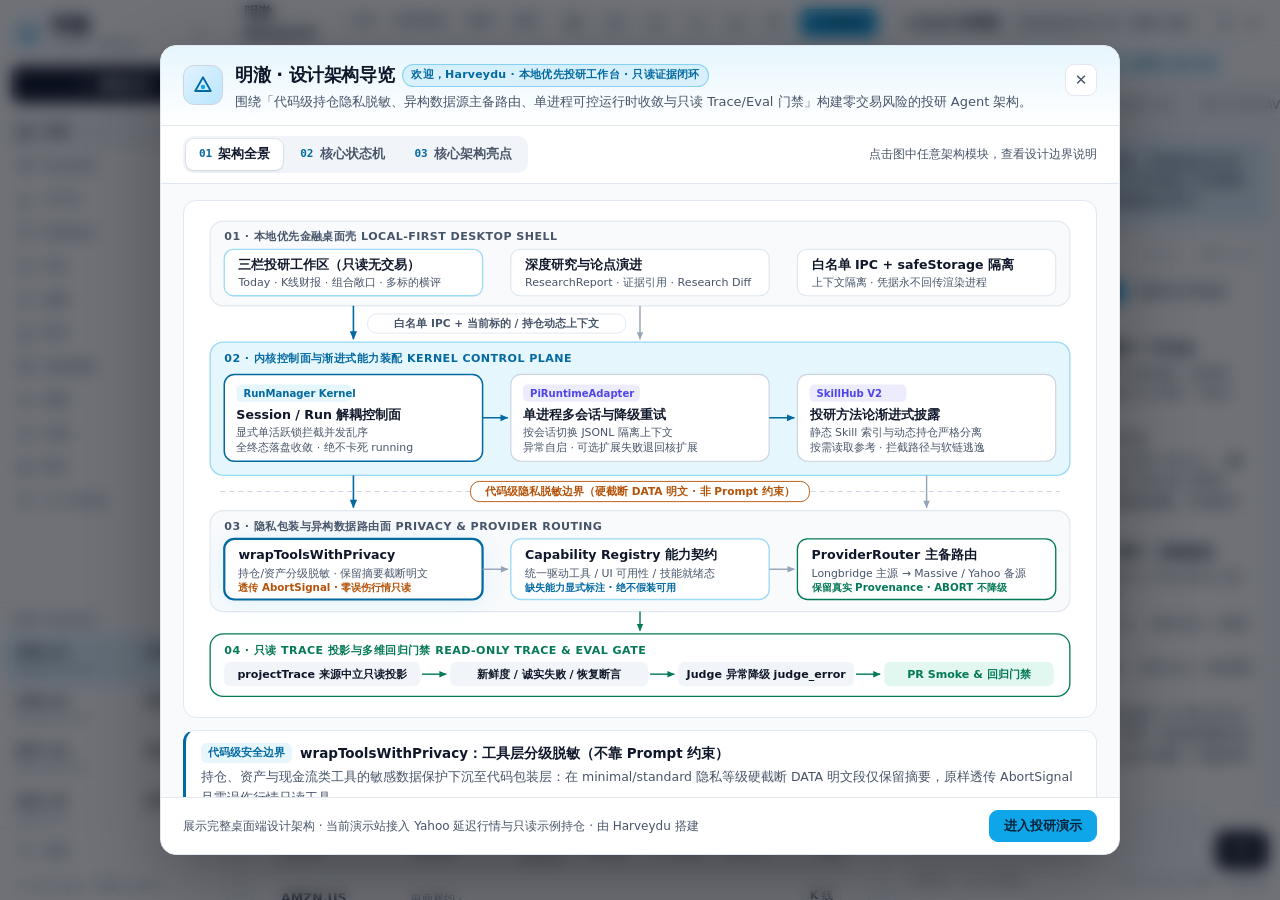
<file: public/index.html>
<!doctype html>
<html lang="zh-CN">
<head>
  <meta charset="utf-8" />
  <meta name="viewport" content="width=device-width, initial-scale=1, viewport-fit=cover" />
  <meta name="description" content="明澈 · Limpid 多源投研 Agent 工作台（Harveydu）— 面向股票投资研究的静态交互演示：自选行情、K 线、投资组合、深度研究、投资逻辑与 Agent 副驾驶。" />
  <title>明澈 · Limpid 多源投研 Agent 工作台</title>
  <link rel="icon" type="image/svg+xml" href="data:image/svg+xml,%3Csvg xmlns='http://www.w3.org/2000/svg' viewBox='0 0 32 32'%3E%3Crect width='32' height='32' rx='9' fill='%230ea5e9'/%3E%3Cpath d='M16 6.5 25.5 24.5H6.5Z' fill='none' stroke='%23f0f9ff' stroke-width='2.4' stroke-linejoin='round'/%3E%3Ccircle cx='16' cy='19' r='2.6' fill='%23f0f9ff'/%3E%3C/svg%3E" />
  <link rel="stylesheet" href="styles.css" />
</head>
<body>
  <div id="app"></div>
  <script src="data.js"></script>
  <script src="views.js"></script>
  <script src="app.js"></script>
  <script src="arch-modal.js"></script>
</body>
</html>
</file>
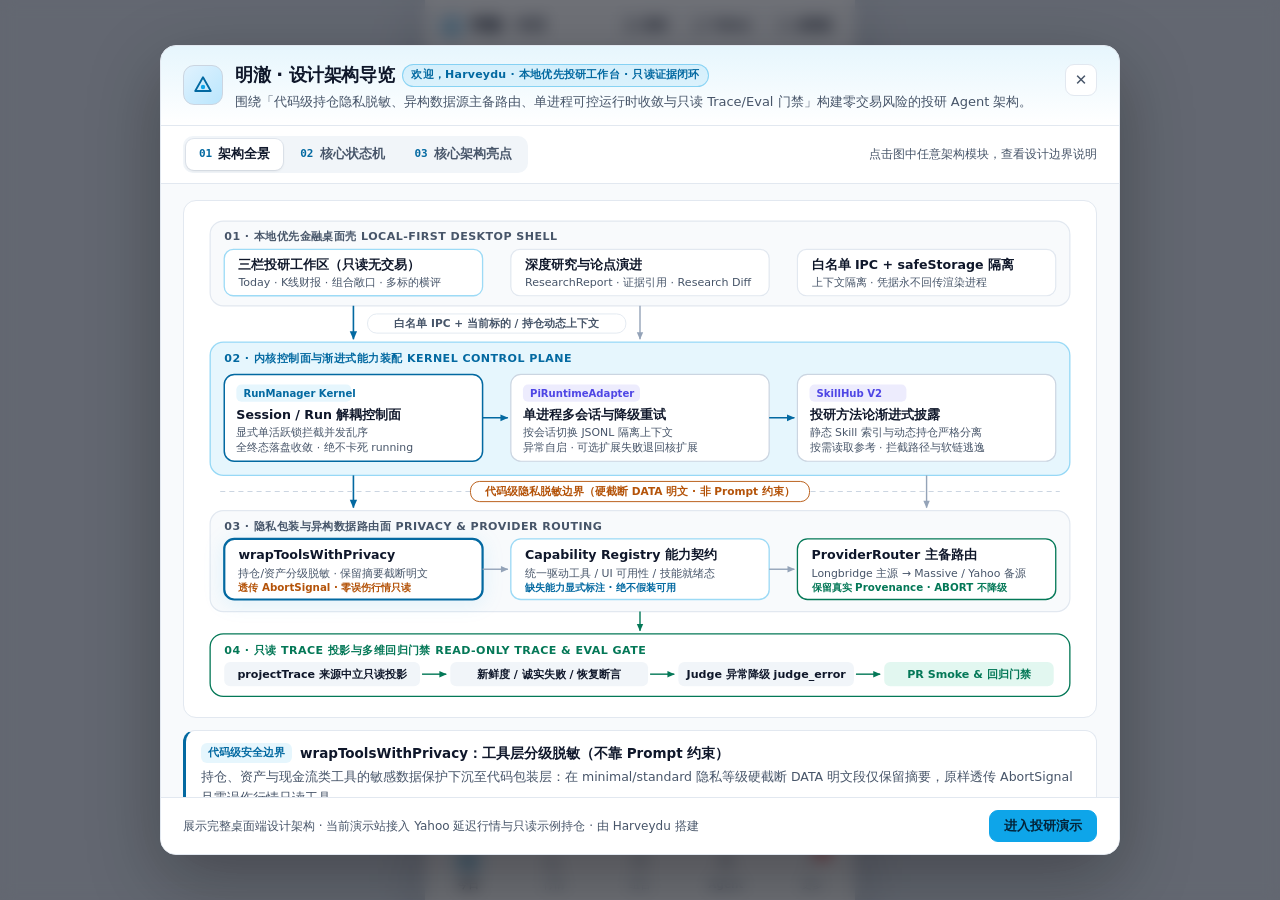
<file: public/mobile.html>
<!doctype html>
<html lang="zh-CN">
<head>
  <meta charset="utf-8" />
  <meta name="viewport" content="width=device-width, initial-scale=1, maximum-scale=1, viewport-fit=cover, interactive-widget=resizes-content" />
  <meta name="apple-mobile-web-app-capable" content="yes" />
  <meta name="description" content="明澈 · Limpid 多源投研 Agent 工作台（Harveydu）移动端 — 覆盖今日总览、K 线行情、投资组合敞口诊断、深度研究与 Agent 副驾驶。" />
  <title>明澈 · Limpid 移动端投研工作台</title>
  <link rel="icon" type="image/svg+xml" href="data:image/svg+xml,%3Csvg xmlns='http://www.w3.org/2000/svg' viewBox='0 0 32 32'%3E%3Crect width='32' height='32' rx='9' fill='%230ea5e9'/%3E%3Cpath d='M16 6.5 25.5 24.5H6.5Z' fill='none' stroke='%23f0f9ff' stroke-width='2.4' stroke-linejoin='round'/%3E%3Ccircle cx='16' cy='19' r='2.6' fill='%23f0f9ff'/%3E%3C/svg%3E" />
  <link rel="stylesheet" href="mobile.css" />
</head>
<body>
  <div id="mobile-app"></div>
  <script src="data.js"></script>
  <script src="views.js"></script>
  <script src="mobile.js"></script>
  <script src="arch-modal.js"></script>
</body>
</html>
</file>
<file: public/styles.css>
/* 明澈 Static Demo — Quiet Financial Workspace V2 */
:root {
  --font-sans: "Inter", -apple-system, BlinkMacSystemFont, "PingFang SC", "Hiragino Sans GB", "Noto Sans CJK SC", "Microsoft YaHei", system-ui, sans-serif;
  --font-display: "Geist", "Inter", -apple-system, "PingFang SC", system-ui, sans-serif;
  --font-mono: "JetBrains Mono", "SF Mono", ui-monospace, Menlo, Monaco, Consolas, monospace;

  --bg: #f8fafc;
  --surface: #ffffff;
  --surface-muted: #f2f4f6;
  --surface-hover: #e9eef6;
  --sidebar: #ffffff;
  --copilot: #f6f8fb;
  --overlay: rgba(15, 23, 42, 0.38);

  --text: #0f172a;
  --text-muted: #475569;
  --text-subtle: #76808f;
  --border: #e2e8f0;
  --border-strong: #cbd5e1;

  --primary: #0f172a;
  --primary-hover: #1e293b;
  --primary-fg: #ffffff;

  --accent: #0ea5e9;
  --accent-hover: #38bdf8;
  --accent-fg: #03243a;
  --accent-soft: rgba(14, 165, 233, 0.12);
  --accent-text: #0369a1;

  --positive: #10b981;
  --positive-bg: rgba(16, 185, 129, 0.11);
  --positive-fg: #047857;

  --negative: #ef4444;
  --negative-bg: rgba(239, 68, 68, 0.11);
  --negative-fg: #b91c1c;

  --warning: #b45309;
  --warning-bg: rgba(180, 83, 9, 0.11);
  --warning-fg: #92400e;

  --info: #0ea5e9;
  --info-bg: rgba(14, 165, 233, 0.11);
  --info-fg: #0369a1;

  --radius-xs: 6px;
  --radius-sm: 8px;
  --radius-md: 12px;
  --radius-lg: 14px;
  --shadow-sm: 0 1px 2px rgba(15, 23, 42, 0.04);
  --shadow-md: 0 10px 30px rgba(15, 23, 42, 0.09);
}

[data-theme="dark"] {
  --bg: #0b0d12;
  --surface: #12161d;
  --surface-muted: #0f131a;
  --surface-hover: #1b2430;
  --sidebar: #0e1218;
  --copilot: #0d1117;
  --overlay: rgba(0, 0, 0, 0.62);

  --text: #f3f6fa;
  --text-muted: #aab4c2;
  --text-subtle: #738092;
  --border: rgba(235, 241, 248, 0.12);
  --border-strong: rgba(235, 241, 248, 0.22);

  --primary: #7dd3fc;
  --primary-hover: #bae6fd;
  --primary-fg: #06202f;

  --accent: #7dd3fc;
  --accent-hover: #bae6fd;
  --accent-fg: #06202f;
  --accent-soft: rgba(125, 211, 252, 0.14);
  --accent-text: #7dd3fc;

  --positive: #42c995;
  --positive-bg: rgba(66, 201, 149, 0.16);
  --positive-fg: #6ee7b7;

  --negative: #ff6b76;
  --negative-bg: rgba(255, 107, 118, 0.16);
  --negative-fg: #fca5a5;

  --warning: #e3b45b;
  --warning-bg: rgba(227, 180, 91, 0.16);
  --warning-fg: #fcd34d;

  --info: #7dd3fc;
  --info-bg: rgba(125, 211, 252, 0.16);
  --info-fg: #93c5fd;
}

* { box-sizing: border-box; }
html, body { width: 100%; height: 100%; margin: 0; padding: 0; }
body {
  font-family: var(--font-sans);
  background: var(--bg);
  color: var(--text);
  font-size: 13.5px;
  line-height: 1.5;
  -webkit-font-smoothing: antialiased;
  text-rendering: optimizeLegibility;
}
button, input, textarea, select {
  font: inherit;
  color: inherit;
}
button { cursor: pointer; }
a { color: inherit; text-decoration: none; }
.tnum { font-variant-numeric: tabular-nums; font-family: var(--font-mono); }
.mono { font-family: var(--font-mono); }

::-webkit-scrollbar { width: 5px; height: 5px; }
::-webkit-scrollbar-track { background: transparent; }
::-webkit-scrollbar-thumb { background: rgba(118, 128, 143, 0.25); border-radius: 999px; }
::-webkit-scrollbar-thumb:hover { background: rgba(118, 128, 143, 0.42); }

/* Three-Column 明澈 Shell */
.shell {
  display: flex;
  height: 100dvh;
  width: 100%;
  overflow: hidden;
  background: var(--bg);
}

/* Left Sidebar */
.sidebar {
  width: 228px;
  flex-shrink: 0;
  background: var(--sidebar);
  border-right: 1px solid var(--border);
  display: flex;
  flex-direction: column;
  transition: width 0.16s ease;
  overflow: hidden;
}
.sidebar.collapsed { width: 62px; }
.sidebar-brand {
  padding: 14px 14px 10px;
  display: flex;
  align-items: center;
  justify-content: space-between;
  gap: 8px;
}
.brand-title {
  font-family: var(--font-display);
  font-size: 20px;
  font-weight: 750;
  letter-spacing: -0.03em;
  line-height: 1.1;
}
.brand-sub {
  font-size: 10.5px;
  color: var(--text-subtle);
  margin-top: 2px;
}
.sidebar-new-btn {
  margin: 2px 12px 10px;
  padding: 8px 12px;
  border-radius: var(--radius-sm);
  border: 1px solid transparent;
  background: var(--primary);
  color: var(--primary-fg);
  font-weight: 600;
  font-size: 13px;
  display: flex;
  align-items: center;
  justify-content: center;
  gap: 7px;
  transition: background 0.15s ease;
}
.sidebar-new-btn:hover { background: var(--primary-hover); }
.sidebar.collapsed .brand-text-wrap,
.sidebar.collapsed .sidebar-new-btn span,
.sidebar.collapsed .nav-label,
.sidebar.collapsed .nav-badge,
.sidebar.collapsed .watchlist-section { display: none; }
.sidebar.collapsed .sidebar-new-btn { padding: 8px; margin: 4px 10px 10px; }

.sidebar-nav {
  flex: 1;
  overflow-y: auto;
  padding: 2px 8px 8px;
}
.nav-item {
  width: 100%;
  display: flex;
  align-items: center;
  gap: 10px;
  padding: 7px 10px;
  border-radius: var(--radius-sm);
  border: none;
  background: transparent;
  color: var(--text-muted);
  font-size: 13px;
  font-weight: 500;
  text-align: left;
  position: relative;
  transition: background 0.14s ease, color 0.14s ease;
}
.nav-item:hover {
  background: var(--surface-muted);
  color: var(--text);
}
.nav-item.active {
  background: var(--surface-muted);
  color: var(--text);
  font-weight: 650;
}
.nav-item.active::after {
  content: "";
  position: absolute;
  right: 0;
  top: 6px;
  bottom: 6px;
  width: 2.5px;
  border-radius: 2px;
  background: var(--text);
}
.nav-dot {
  margin-left: auto;
  width: 7px;
  height: 7px;
  border-radius: 50%;
  background: var(--negative);
}
.nav-badge {
  margin-left: auto;
  font-size: 11px;
  padding: 1px 6px;
  border-radius: 999px;
  background: var(--surface-hover);
  color: var(--text-muted);
  font-weight: 600;
}

/* Sidebar Watchlist */
.watchlist-section {
  border-top: 1px solid var(--border);
  padding: 8px 8px 6px;
  max-height: 225px;
  overflow-y: auto;
}
.watchlist-header {
  display: flex;
  align-items: center;
  justify-content: space-between;
  padding: 2px 6px 6px;
  font-size: 11px;
  font-weight: 650;
  color: var(--text-subtle);
  text-transform: uppercase;
  letter-spacing: 0.04em;
}
.watch-row {
  width: 100%;
  display: flex;
  align-items: center;
  justify-content: space-between;
  padding: 6px 8px;
  border-radius: var(--radius-sm);
  border: 1px solid transparent;
  background: transparent;
  margin-bottom: 2px;
  text-align: left;
  transition: background 0.14s ease, border-color 0.14s ease;
}
.watch-row:hover { background: var(--surface-muted); }
.watch-row.active {
  background: var(--accent-soft);
  border-color: rgba(14, 165, 233, 0.28);
}
.watch-sym { font-weight: 650; font-size: 12px; }
.watch-name {
  font-size: 10.5px;
  color: var(--text-subtle);
  max-width: 82px;
  white-space: nowrap;
  overflow: hidden;
  text-overflow: ellipsis;
}
.watch-price { font-size: 12px; font-weight: 650; text-align: right; }
.watch-chg { font-size: 10.5px; text-align: right; font-weight: 600; }

.sidebar-footer {
  border-top: 1px solid var(--border);
  padding: 6px 8px;
  display: flex;
  flex-direction: column;
  gap: 2px;
}

/* Center Workspace Column */
.center-col {
  flex: 1;
  min-width: 0;
  display: flex;
  flex-direction: column;
  background: var(--bg);
  overflow: hidden;
}
.topbar {
  height: 46px;
  flex-shrink: 0;
  background: var(--surface);
  border-bottom: 1px solid var(--border);
  padding: 0 16px;
  display: flex;
  align-items: center;
  justify-content: space-between;
  gap: 12px;
}
.topbar-left, .topbar-right {
  display: flex;
  align-items: center;
  gap: 8px;
}
.topbar-title {
  font-weight: 700;
  font-size: 14px;
  letter-spacing: -0.01em;
  margin-right: 6px;
}
.topbar-tab {
  white-space: nowrap;
  border: none;
  background: transparent;
  padding: 4px 6px;
  font-size: 12.5px;
  color: var(--text-muted);
  border-bottom: 2px solid transparent;
  font-weight: 500;
}
.topbar-tab:hover { color: var(--text); }
/* narrower desktops: keep the top actions as icons (labels keep their title tooltips) */
@media (max-width: 1500px) {
  .topbar-right > .btn:not(#btn-toggle-copilot) > span:not([style]) { display: none; }
}
.topbar-tab.active {
  color: var(--text);
  font-weight: 650;
  border-bottom-color: var(--text);
}

.demobar {
  background: var(--surface-muted);
  border-bottom: 1px solid var(--border);
  padding: 5px 16px;
  font-size: 11.5px;
  color: var(--text-muted);
  display: flex;
  align-items: center;
  justify-content: space-between;
  gap: 10px;
  flex-shrink: 0;
}
.demobar-left {
  display: flex;
  align-items: center;
  gap: 7px;
  min-width: 0;
}
.status-dot {
  width: 7px;
  height: 7px;
  border-radius: 50%;
  background: var(--positive);
  flex-shrink: 0;
}

.workspace-scroll {
  flex: 1;
  overflow-y: auto;
  padding: 20px 24px 36px;
}
.workspace-inner {
  max-width: 1080px;
  margin: 0 auto;
}

/* Right Column: Agent Copilot */
.copilot-pane {
  width: 386px;
  flex-shrink: 0;
  background: var(--copilot);
  border-left: 1px solid var(--border);
  display: flex;
  flex-direction: column;
  overflow: hidden;
  transition: width 0.16s ease;
}
.copilot-pane.closed {
  width: 0;
  border-left: none;
}
.copilot-header {
  height: 46px;
  padding: 0 12px;
  background: var(--surface);
  border-bottom: 1px solid var(--border);
  display: flex;
  align-items: center;
  justify-content: space-between;
  gap: 6px;
  flex-shrink: 0;
}
.copilot-ctx-bar {
  padding: 7px 12px;
  background: var(--surface);
  border-bottom: 1px solid var(--border);
  display: flex;
  flex-wrap: wrap;
  align-items: center;
  gap: 5px;
  flex-shrink: 0;
}
.ctx-pill {
  display: inline-flex;
  align-items: center;
  gap: 4px;
  padding: 2px 8px;
  border-radius: 999px;
  font-size: 11px;
  font-weight: 550;
  background: var(--accent-soft);
  color: var(--info-fg);
  border: 1px solid rgba(14, 165, 233, 0.2);
}
.copilot-scenarios {
  padding: 8px 12px;
  border-bottom: 1px solid var(--border);
  background: var(--surface-muted);
  display: flex;
  gap: 6px;
  overflow-x: auto;
  flex-shrink: 0;
}
.scenario-chip {
  white-space: nowrap;
  padding: 4px 9px;
  border-radius: 999px;
  font-size: 11.5px;
  background: var(--surface);
  border: 1px solid var(--border);
  color: var(--text-muted);
  transition: all 0.14s ease;
}
.scenario-chip:hover, .scenario-chip.active {
  border-color: var(--accent);
  color: var(--accent-text);
  background: var(--accent-soft);
}
.copilot-body {
  flex: 1;
  overflow-y: auto;
  padding: 14px 14px 18px;
  display: flex;
  flex-direction: column;
  gap: 14px;
}
.copilot-user-msg {
  align-self: flex-end;
  max-width: 90%;
  padding: 9px 12px;
  border-radius: 12px 12px 3px 12px;
  background: var(--accent-soft);
  border: 1px solid rgba(14, 165, 233, 0.22);
  color: var(--text);
  font-size: 13px;
  line-height: 1.5;
}
.copilot-assistant-card {
  background: var(--surface);
  border: 1px solid var(--border);
  border-radius: var(--radius-md);
  padding: 12px 14px;
}
.copilot-meta-row {
  display: flex;
  flex-wrap: wrap;
  align-items: center;
  justify-content: space-between;
  gap: 6px;
  padding-bottom: 8px;
  margin-bottom: 8px;
  border-bottom: 1px solid var(--border);
  font-size: 11px;
  color: var(--text-subtle);
}
.copilot-composer {
  padding: 10px 12px;
  background: var(--surface);
  border-top: 1px solid var(--border);
  flex-shrink: 0;
}
.composer-box {
  display: flex;
  gap: 6px;
  align-items: flex-end;
}
.composer-box textarea {
  flex: 1;
  resize: none;
  min-height: 38px;
  max-height: 96px;
  padding: 8px 10px;
  border-radius: var(--radius-sm);
  border: 1px solid var(--border-strong);
  background: var(--bg);
  font-size: 12.5px;
  line-height: 1.4;
}
.composer-box textarea:focus {
  outline: 2px solid rgba(14, 165, 233, 0.35);
  border-color: var(--accent);
}

/* Shared UI Primitives */
.card {
  background: var(--surface);
  border: 1px solid var(--border);
  border-radius: var(--radius-md);
  padding: 16px 18px;
}
.card.compact { padding: 12px 14px; }
.card-header {
  display: flex;
  align-items: center;
  justify-content: space-between;
  gap: 10px;
  margin-bottom: 12px;
}
.section-eyebrow {
  font-size: 11px;
  font-weight: 650;
  color: var(--text-subtle);
  text-transform: uppercase;
  letter-spacing: 0.06em;
}
.page-title {
  font-family: var(--font-display);
  font-size: 22px;
  font-weight: 700;
  letter-spacing: -0.025em;
  margin: 0;
}
.page-sub {
  font-size: 13px;
  color: var(--text-muted);
  margin: 4px 0 0;
}

.grid-2 { display: grid; grid-template-columns: repeat(2, minmax(0, 1fr)); gap: 14px; }
.grid-3 { display: grid; grid-template-columns: repeat(3, minmax(0, 1fr)); gap: 12px; }
.grid-4 { display: grid; grid-template-columns: repeat(4, minmax(0, 1fr)); gap: 12px; }
.grid-today-hero { display: grid; grid-template-columns: 1.65fr 1fr; gap: 14px; }

.btn {
  display: inline-flex;
  align-items: center;
  justify-content: center;
  gap: 6px;
  padding: 6px 12px;
  border-radius: var(--radius-sm);
  border: 1px solid var(--border);
  background: var(--surface);
  color: var(--text);
  font-size: 12.5px;
  font-weight: 550;
  white-space: nowrap;
  transition: all 0.14s ease;
}
.btn:hover { background: var(--surface-hover); border-color: var(--border-strong); }
.btn.sm { padding: 4px 9px; font-size: 12px; }
.btn.xs { padding: 2px 7px; font-size: 11px; border-radius: 6px; }
.btn.icon { padding: 5px 7px; }
.btn.ghost { border-color: transparent; background: transparent; }
.btn.ghost:hover { background: var(--surface-muted); }
.btn.primary {
  background: var(--primary);
  color: var(--primary-fg);
  border-color: var(--primary);
}
.btn.primary:hover { background: var(--primary-hover); }
.btn.accent {
  background: var(--accent);
  color: var(--accent-fg);
  border-color: var(--accent);
}
.btn.accent:hover { background: var(--accent-hover); }

.input, .select {
  padding: 6px 10px;
  border-radius: var(--radius-sm);
  border: 1px solid var(--border-strong);
  background: var(--surface);
  font-size: 12.5px;
}
.select.sm { padding: 3px 7px; font-size: 11.5px; }

.badge {
  display: inline-flex;
  align-items: center;
  gap: 4px;
  padding: 2px 8px;
  border-radius: 999px;
  font-size: 11px;
  font-weight: 600;
  white-space: nowrap;
  flex-shrink: 0;
  background: var(--surface-muted);
  color: var(--text-muted);
  border: 1px solid var(--border);
}
.badge.pos { background: var(--positive-bg); color: var(--positive-fg); border-color: transparent; }
.badge.neg { background: var(--negative-bg); color: var(--negative-fg); border-color: transparent; }
.badge.warn { background: var(--warning-bg); color: var(--warning-fg); border-color: transparent; }
.badge.info { background: var(--info-bg); color: var(--info-fg); border-color: transparent; }

.pos-text { color: var(--positive); }
.neg-text { color: var(--negative); }
.warn-text { color: var(--warning); }
.muted { color: var(--text-muted); }
.subtle { color: var(--text-subtle); }
.small { font-size: 12px; }
.tiny { font-size: 11px; }

/* Tables */
.data-table {
  width: 100%;
  border-collapse: collapse;
  font-size: 12.5px;
}
.data-table th {
  text-align: left;
  padding: 8px 10px;
  font-size: 11px;
  font-weight: 650;
  color: var(--text-subtle);
  border-bottom: 1px solid var(--border);
  background: var(--surface-muted);
}
.data-table td {
  padding: 9px 10px;
  border-bottom: 1px solid var(--border);
  vertical-align: middle;
}
.data-table tr:last-child td { border-bottom: none; }
.data-table tr:hover td { background: rgba(148, 163, 184, 0.06); }
.data-table th.right, .data-table td.right { text-align: right; }

/* Tabs */
.tabs-bar {
  display: flex;
  align-items: center;
  gap: 16px;
  border-bottom: 1px solid var(--border);
  margin-bottom: 14px;
}
.tab-btn {
  padding: 8px 2px;
  border: none;
  background: transparent;
  font-size: 13px;
  font-weight: 550;
  color: var(--text-muted);
  border-bottom: 2px solid transparent;
  margin-bottom: -1px;
}
.tab-btn:hover { color: var(--text); }
.tab-btn.active {
  color: var(--accent-text);
  border-bottom-color: var(--accent);
  font-weight: 650;
}

/* Allocation Bar */
.alloc-bar {
  display: flex;
  height: 12px;
  border-radius: 999px;
  overflow: hidden;
  background: var(--surface-muted);
  gap: 2px;
}
.alloc-legend {
  display: grid;
  grid-template-columns: repeat(auto-fill, minmax(150px, 1fr));
  gap: 8px 14px;
  margin-top: 12px;
}
.alloc-dot {
  width: 9px;
  height: 9px;
  border-radius: 50%;
  display: inline-block;
  flex-shrink: 0;
}

/* Position Row Card */
.pos-card {
  background: var(--surface);
  border: 1px solid var(--border);
  border-radius: var(--radius-md);
  padding: 12px 16px;
  display: flex;
  align-items: center;
  justify-content: space-between;
  gap: 14px;
  margin-bottom: 8px;
  transition: border-color 0.14s ease;
}
.pos-card:hover { border-color: var(--border-strong); }

/* Quick Action Tile */
.quick-tile {
  background: var(--surface);
  border: 1px solid var(--border);
  border-radius: var(--radius-md);
  padding: 13px 15px;
  display: flex;
  align-items: center;
  justify-content: space-between;
  gap: 10px;
  text-align: left;
  transition: all 0.14s ease;
}
.quick-tile:hover {
  border-color: var(--accent);
  background: var(--surface-hover);
}
.quick-icon {
  width: 34px;
  height: 34px;
  border-radius: 9px;
  background: var(--accent-soft);
  color: var(--accent-text);
  display: grid;
  place-items: center;
  flex-shrink: 0;
}

/* Thesis / Research Quadrants */
.quad-grid {
  display: grid;
  grid-template-columns: repeat(2, minmax(0, 1fr));
  gap: 12px;
  margin-top: 14px;
}
.quad-box {
  padding: 12px 14px;
  border-radius: var(--radius-sm);
  background: var(--surface-muted);
  border-left: 3px solid var(--border-strong);
}
.quad-box.bull { border-left-color: var(--positive); }
.quad-box.bear { border-left-color: var(--negative); }
.quad-box.cat { border-left-color: var(--accent); }
.quad-box.risk { border-left-color: var(--warning); }
.quad-box ul {
  margin: 6px 0 0;
  padding-left: 17px;
  font-size: 12.5px;
  line-height: 1.55;
}
.quad-box li { margin-bottom: 4px; }

/* Markdown Rendering inside Copilot & Briefings */
.md-body {
  font-size: 12.8px;
  line-height: 1.6;
  color: var(--text);
}
.md-body h1, .md-body h2, .md-body h3, .md-body h4 {
  margin: 10px 0 5px;
  font-size: 13.5px;
  font-weight: 700;
  line-height: 1.35;
}
.md-body h1:first-child, .md-body h2:first-child, .md-body h3:first-child { margin-top: 0; }
.md-body p { margin: 6px 0; }
.md-body ul, .md-body ol { margin: 6px 0; padding-left: 18px; }
.md-body li { margin-bottom: 3px; }
.md-body code {
  font-family: var(--font-mono);
  font-size: 11.5px;
  padding: 1px 5px;
  border-radius: 4px;
  background: var(--surface-muted);
  border: 1px solid var(--border);
}
.md-body blockquote {
  margin: 8px 0;
  padding: 6px 10px;
  border-left: 3px solid var(--border-strong);
  color: var(--text-muted);
  font-size: 12px;
  background: var(--surface-muted);
  border-radius: 0 6px 6px 0;
}
.md-body .md-table-wrap { overflow-x: auto; margin: 8px 0; }
.md-body table {
  width: 100%;
  border-collapse: collapse;
  font-size: 11.5px;
}
.md-body th, .md-body td {
  padding: 5px 7px;
  border: 1px solid var(--border);
  text-align: left;
}
.md-body th { background: var(--surface-muted); font-weight: 650; }

/* Collapsible Tool Activity & Reasoning */
.fold-box {
  margin-top: 8px;
  border: 1px solid var(--border);
  border-radius: var(--radius-sm);
  background: var(--surface-muted);
  overflow: hidden;
}
.fold-box summary {
  padding: 6px 10px;
  font-size: 11.5px;
  font-weight: 600;
  color: var(--text-muted);
  cursor: pointer;
  user-select: none;
  display: flex;
  align-items: center;
  justify-content: space-between;
}
.fold-box summary::-webkit-details-marker { display: none; }
.fold-content {
  padding: 8px 10px;
  border-top: 1px solid var(--border);
  font-size: 11.5px;
  color: var(--text-muted);
  max-height: 220px;
  overflow-y: auto;
}

/* K-line Container */
.kline-wrap {
  background: var(--surface);
  border: 1px solid var(--border);
  border-radius: var(--radius-md);
  padding: 12px 14px;
}
.kline-ohlc-bar {
  display: flex;
  flex-wrap: wrap;
  gap: 10px;
  font-size: 11.5px;
  color: var(--text-muted);
  margin-bottom: 6px;
}
.kline-svg {
  width: 100%;
  height: 350px;
  display: block;
  user-select: none;
}

/* Modal & Toast */
.modal-backdrop {
  position: fixed;
  inset: 0;
  background: var(--overlay);
  display: grid;
  place-items: center;
  z-index: 200;
  padding: 16px;
}
.modal-card {
  width: 100%;
  max-width: 540px;
  background: var(--surface);
  border: 1px solid var(--border);
  border-radius: var(--radius-lg);
  padding: 18px 20px;
  box-shadow: var(--shadow-md);
}
.toast {
  position: fixed;
  bottom: 20px;
  right: 22px;
  z-index: 250;
  background: var(--surface);
  color: var(--text);
  border: 1px solid var(--border-strong);
  border-radius: var(--radius-sm);
  padding: 9px 14px;
  font-size: 12.5px;
  font-weight: 550;
  box-shadow: var(--shadow-md);
}

@media (max-width: 1180px) {
  .copilot-pane { width: 330px; }
  .grid-today-hero { grid-template-columns: 1fr; }
}
@media (max-width: 920px) {
  .sidebar { width: 62px; }
  .sidebar .brand-text-wrap,
  .sidebar .sidebar-new-btn span,
  .sidebar .nav-label,
  .sidebar .nav-badge,
  .sidebar .watchlist-section { display: none; }
  .grid-2, .grid-3, .grid-4, .quad-grid { grid-template-columns: 1fr; }
}
</file>
<file: public/mobile.css>
/* 明澈 Mobile Interactive Demo — Quiet Financial Mobile Shell */
:root {
  --font-sans: "Inter", -apple-system, BlinkMacSystemFont, "SF Pro Text", "PingFang SC", "Hiragino Sans GB", "Noto Sans CJK SC", "Microsoft YaHei", system-ui, sans-serif;
  --font-display: "Geist", "Inter", -apple-system, "PingFang SC", system-ui, sans-serif;
  --font-mono: "JetBrains Mono", "SF Mono", ui-monospace, Menlo, Monaco, Consolas, monospace;

  --frame-bg: #e2e8f0;
  --bg: #f4f6f9;
  --surface: #ffffff;
  --surface-muted: #eef2f6;
  --surface-hover: #e5ebf3;
  --overlay: rgba(15, 23, 42, 0.46);

  --text: #0f172a;
  --text-muted: #475569;
  --text-subtle: #768294;
  --border: #e2e8f0;
  --border-strong: #cbd5e1;

  --primary: #0f172a;
  --primary-fg: #ffffff;
  --accent: #0ea5e9;
  --accent-fg: #03243a;
  --accent-text: #0369a1;
  --accent-soft: rgba(14, 165, 233, 0.11);

  --positive: #10b981;
  --positive-bg: rgba(16, 185, 129, 0.12);
  --positive-fg: #047857;

  --negative: #ef4444;
  --negative-bg: rgba(239, 68, 68, 0.12);
  --negative-fg: #b91c1c;

  --warning: #b45309;
  --warning-bg: rgba(180, 83, 9, 0.12);
  --warning-fg: #92400e;

  --info-bg: rgba(14, 165, 233, 0.12);
  --info-fg: #0369a1;
}

[data-theme="dark"] {
  --frame-bg: #05070a;
  --bg: #0b0d12;
  --surface: #131821;
  --surface-muted: #0f131b;
  --surface-hover: #1b2432;
  --overlay: rgba(0, 0, 0, 0.68);

  --text: #f3f6fa;
  --text-muted: #a6b1c2;
  --text-subtle: #707e93;
  --border: rgba(235, 241, 248, 0.12);
  --border-strong: rgba(235, 241, 248, 0.22);

  --primary: #7dd3fc;
  --primary-fg: #06202f;
  --accent: #7dd3fc;
  --accent-fg: #06202f;
  --accent-text: #7dd3fc;
  --accent-soft: rgba(125, 211, 252, 0.16);

  --positive: #42c995;
  --positive-bg: rgba(66, 201, 149, 0.18);
  --positive-fg: #6ee7b7;

  --negative: #ff6b76;
  --negative-bg: rgba(255, 107, 118, 0.18);
  --negative-fg: #fca5a5;

  --warning: #e3b45b;
  --warning-bg: rgba(227, 180, 91, 0.18);
  --warning-fg: #fcd34d;

  --info-bg: rgba(125, 211, 252, 0.18);
  --info-fg: #93c5fd;
}

* { box-sizing: border-box; -webkit-tap-highlight-color: transparent; }
html, body {
  height: 100%;
  margin: 0;
  padding: 0;
  background: var(--frame-bg);
}
body {
  font-family: var(--font-sans);
  color: var(--text);
  font-size: 13.5px;
  line-height: 1.5;
  display: flex;
  justify-content: center;
  -webkit-font-smoothing: antialiased;
}
button, input, textarea, select { font: inherit; color: inherit; }
a { color: inherit; text-decoration: none; }
.tnum { font-variant-numeric: tabular-nums; font-family: var(--font-mono); }
.mono { font-family: var(--font-mono); }

/* Centered 430px Mobile App Frame (full-screen on actual phones) */
#mobile-app {
  width: 100%;
  max-width: 430px;
  height: 100dvh;
  background: var(--bg);
  display: flex;
  flex-direction: column;
  position: relative;
  overflow: hidden;
  box-shadow: 0 16px 52px rgba(15, 23, 42, 0.18);
}

/* Top App Header */
.m-header {
  height: 52px;
  padding: 0 13px;
  background: var(--surface);
  border-bottom: 1px solid var(--border);
  display: flex;
  align-items: center;
  justify-content: space-between;
  gap: 8px;
  flex-shrink: 0;
}
.m-header-left, .m-header-right {
  display: flex;
  align-items: center;
  gap: 7px;
  min-width: 0;
}
.m-logo {
  width: 26px;
  height: 26px;
  border-radius: 7px;
  background: linear-gradient(135deg, #e0f2fe, #bae6fd);
  border: 1px solid var(--border-strong);
  display: grid;
  place-items: center;
  font-family: var(--font-display);
  font-weight: 850;
  font-size: 14px;
  color: var(--accent-text);
  flex-shrink: 0;
}
.m-title {
  font-size: 15px;
  font-weight: 700;
  letter-spacing: -0.015em;
  white-space: nowrap;
  overflow: hidden;
  text-overflow: ellipsis;
}

.m-demobar {
  background: var(--surface-muted);
  border-bottom: 1px solid var(--border);
  padding: 4px 12px;
  font-size: 11px;
  color: var(--text-muted);
  display: flex;
  align-items: center;
  justify-content: space-between;
  gap: 6px;
  flex-shrink: 0;
}
.m-dot {
  width: 6px;
  height: 6px;
  border-radius: 50%;
  background: var(--positive);
  display: inline-block;
  flex-shrink: 0;
}

/* Main Scrollable Body */
.m-body {
  flex: 1;
  min-height: 0;
  overflow-y: auto;
  padding: 12px 12px 20px;
  display: flex;
  flex-direction: column;
  gap: 10px;
}
.m-body.flush {
  padding: 0;
  gap: 0;
  overflow: hidden;
}

/* 5-Item Bottom Tabbar */
.m-tabbar {
  height: calc(60px + env(safe-area-inset-bottom, 0px));
  padding-bottom: env(safe-area-inset-bottom, 0px);
  background: var(--surface);
  border-top: 1px solid var(--border);
  display: grid;
  grid-template-columns: repeat(5, 1fr);
  flex-shrink: 0;
}
.m-tab {
  border: 0;
  background: transparent;
  display: flex;
  flex-direction: column;
  align-items: center;
  justify-content: center;
  gap: 3px;
  font-size: 10.5px;
  font-weight: 550;
  color: var(--text-subtle);
  cursor: pointer;
  position: relative;
}
.m-tab.active {
  color: var(--text);
  font-weight: 700;
}
.m-tab-icon {
  width: 38px;
  height: 25px;
  border-radius: 999px;
  display: grid;
  place-items: center;
  transition: background 0.14s ease, color 0.14s ease;
}
.m-tab.active .m-tab-icon {
  background: var(--accent-soft);
  color: var(--accent-text);
}
.m-tab-badge {
  position: absolute;
  top: 4px;
  right: calc(50% - 19px);
  min-width: 15px;
  height: 15px;
  padding: 0 4px;
  border-radius: 999px;
  background: var(--negative);
  color: #ffffff;
  font-size: 9.5px;
  font-weight: 700;
  display: grid;
  place-items: center;
  border: 1.5px solid var(--surface);
}

/* Mobile Cards & Controls */
.card {
  background: var(--surface);
  border: 1px solid var(--border);
  border-radius: 14px;
  padding: 13px 14px;
}
.card.compact { padding: 10px 12px; }

.btn {
  display: inline-flex;
  align-items: center;
  justify-content: center;
  gap: 5px;
  padding: 7px 12px;
  border-radius: 10px;
  border: 1px solid var(--border);
  background: var(--surface);
  font-size: 12.5px;
  font-weight: 600;
  white-space: nowrap;
  cursor: pointer;
}
.btn:active { transform: scale(0.98); }
.btn.sm { padding: 5px 9px; font-size: 11.5px; border-radius: 8px; }
.btn.xs { padding: 3px 7px; font-size: 11px; border-radius: 7px; }
.btn.ghost { background: transparent; border-color: transparent; }
.btn.primary { background: var(--primary); color: var(--primary-fg); border-color: var(--primary); }
.btn.accent { background: var(--accent); color: var(--accent-fg); border-color: var(--accent); }

.badge {
  display: inline-flex;
  align-items: center;
  gap: 3px;
  padding: 2px 7px;
  border-radius: 999px;
  font-size: 10.5px;
  font-weight: 600;
  white-space: nowrap;
  background: var(--surface-muted);
  color: var(--text-muted);
  border: 1px solid var(--border);
}
.badge.pos { background: var(--positive-bg); color: var(--positive-fg); border-color: transparent; }
.badge.neg { background: var(--negative-bg); color: var(--negative-fg); border-color: transparent; }
.badge.warn { background: var(--warning-bg); color: var(--warning-fg); border-color: transparent; }
.badge.info { background: var(--info-bg); color: var(--info-fg); border-color: transparent; }

.pos-text { color: var(--positive); }
.neg-text { color: var(--negative); }
.warn-text { color: var(--warning); }
.muted { color: var(--text-muted); }
.subtle { color: var(--text-subtle); }
.small { font-size: 12px; }
.tiny { font-size: 11px; }

.input, .select, .textarea {
  width: 100%;
  padding: 8px 11px;
  border-radius: 10px;
  border: 1px solid var(--border-strong);
  background: var(--surface);
  font-size: 13px;
  outline: none;
}
.input:focus, .select:focus, .textarea:focus {
  border-color: var(--accent);
}

.search-wrap {
  position: relative;
  display: flex;
  align-items: center;
}
.search-wrap svg {
  position: absolute;
  left: 11px;
  color: var(--text-subtle);
  pointer-events: none;
}
.search-wrap .input { padding-left: 33px; }

/* Horizontal Swipeable Pills */
.pills-row {
  display: flex;
  gap: 6px;
  overflow-x: auto;
  padding-bottom: 2px;
  scrollbar-width: none;
  flex-shrink: 0;
}
.pills-row::-webkit-scrollbar { display: none; }
.pill {
  display: inline-flex;
  align-items: center;
  gap: 4px;
  padding: 5px 11px;
  border-radius: 999px;
  border: 1px solid var(--border);
  background: var(--surface);
  font-size: 12px;
  font-weight: 550;
  color: var(--text-muted);
  white-space: nowrap;
  cursor: pointer;
}
.pill.active {
  background: var(--accent);
  color: var(--accent-fg);
  border-color: var(--accent);
  font-weight: 650;
}

/* Segmented Sub-tabs */
.seg-bar {
  display: grid;
  grid-template-columns: repeat(3, 1fr);
  background: var(--surface-muted);
  padding: 3px;
  border-radius: 10px;
  border: 1px solid var(--border);
}
.seg-btn {
  border: 0;
  background: transparent;
  padding: 5px 6px;
  border-radius: 7px;
  font-size: 12px;
  font-weight: 550;
  color: var(--text-muted);
}
.seg-btn.active {
  background: var(--surface);
  color: var(--text);
  font-weight: 700;
  box-shadow: 0 1px 2px rgba(0, 0, 0, 0.06);
}

/* K-line SVG on Mobile */
.kline-wrap {
  background: var(--surface);
  border: 1px solid var(--border);
  border-radius: 14px;
  padding: 10px 10px 8px;
}
.kline-ohlc-bar {
  display: flex;
  flex-wrap: wrap;
  gap: 6px 9px;
  font-size: 10.5px;
  color: var(--text-muted);
  margin-bottom: 4px;
}
.kline-svg {
  width: 100%;
  height: 235px;
  display: block;
  touch-action: pan-y;
}

/* Allocation Bar */
.alloc-bar {
  display: flex;
  height: 10px;
  border-radius: 999px;
  overflow: hidden;
  background: var(--surface-muted);
  gap: 2px;
}

/* Thesis / Research Quadrants on Mobile */
.quad-box {
  padding: 10px 12px;
  border-radius: 10px;
  background: var(--surface-muted);
  border-left: 3px solid var(--border-strong);
  margin-top: 8px;
}
.quad-box.bull { border-left-color: var(--positive); }
.quad-box.bear { border-left-color: var(--negative); }
.quad-box.cat { border-left-color: var(--accent); }
.quad-box.risk { border-left-color: var(--warning); }
.quad-box ul {
  margin: 5px 0 0;
  padding-left: 16px;
  font-size: 12px;
  line-height: 1.5;
}
.quad-box li { margin-bottom: 3px; }

/* Agent Copilot Thread Layout */
.agent-thread-shell {
  flex: 1;
  min-height: 0;
  display: flex;
  flex-direction: column;
}
.agent-ctx-strip {
  padding: 7px 12px;
  background: var(--surface);
  border-bottom: 1px solid var(--border);
  display: flex;
  align-items: center;
  justify-content: space-between;
  gap: 6px;
  flex-shrink: 0;
}
.agent-scenarios-strip {
  padding: 7px 12px;
  background: var(--surface-muted);
  border-bottom: 1px solid var(--border);
  flex-shrink: 0;
}
.agent-messages {
  flex: 1;
  min-height: 0;
  overflow-y: auto;
  padding: 12px;
  display: flex;
  flex-direction: column;
  gap: 10px;
}
.m-user-bubble {
  align-self: flex-end;
  max-width: 88%;
  padding: 9px 12px;
  border-radius: 14px 14px 3px 14px;
  background: var(--accent);
  color: var(--accent-fg);
  font-size: 12.8px;
  line-height: 1.45;
}
.m-assistant-card {
  background: var(--surface);
  border: 1px solid var(--border);
  border-radius: 14px;
  padding: 11px 13px;
}
.agent-composer {
  padding: 9px 12px;
  background: var(--surface);
  border-top: 1px solid var(--border);
  flex-shrink: 0;
}

/* Markdown inside Mobile */
.md-body { font-size: 12.5px; line-height: 1.58; }
.md-body h1, .md-body h2, .md-body h3, .md-body h4 {
  margin: 8px 0 4px;
  font-size: 13px;
  font-weight: 700;
}
.md-body h1:first-child, .md-body h2:first-child, .md-body h3:first-child { margin-top: 0; }
.md-body p { margin: 5px 0; }
.md-body ul, .md-body ol { margin: 5px 0; padding-left: 17px; }
.md-body li { margin-bottom: 3px; }
.md-body code {
  font-family: var(--font-mono);
  font-size: 11px;
  padding: 1px 4px;
  border-radius: 4px;
  background: var(--surface-muted);
}
.md-body blockquote {
  margin: 6px 0;
  padding: 6px 9px;
  border-left: 3px solid var(--border-strong);
  background: var(--surface-muted);
  color: var(--text-muted);
  font-size: 11.5px;
  border-radius: 0 6px 6px 0;
}
.md-body .md-table-wrap { overflow-x: auto; margin: 6px 0; }
.md-body table { width: 100%; border-collapse: collapse; font-size: 11px; }
.md-body th, .md-body td { padding: 4px 6px; border: 1px solid var(--border); text-align: left; }
.md-body th { background: var(--surface-muted); }

/* Collapsible Fold */
.fold-box {
  margin-top: 7px;
  border: 1px solid var(--border);
  border-radius: 9px;
  background: var(--surface-muted);
  overflow: hidden;
}
.fold-box summary {
  padding: 6px 9px;
  font-size: 11px;
  font-weight: 600;
  color: var(--text-muted);
  cursor: pointer;
  list-style: none;
  display: flex;
  justify-content: space-between;
}
.fold-box summary::-webkit-details-marker { display: none; }
.fold-content {
  padding: 7px 9px;
  border-top: 1px solid var(--border);
  font-size: 11px;
  color: var(--text-muted);
  max-height: 170px;
  overflow-y: auto;
}

/* Native Bottom Sheet */
.sheet-backdrop {
  position: absolute;
  inset: 0;
  background: var(--overlay);
  display: flex;
  align-items: flex-end;
  z-index: 50;
}
.sheet {
  width: 100%;
  max-height: 84%;
  background: var(--surface);
  border-top-left-radius: 20px;
  border-top-right-radius: 20px;
  padding: 10px 15px calc(18px + env(safe-area-inset-bottom, 0px));
  overflow-y: auto;
  display: flex;
  flex-direction: column;
  gap: 11px;
}
.sheet-handle {
  width: 38px;
  height: 4px;
  border-radius: 999px;
  background: var(--border-strong);
  margin: 0 auto 2px;
  flex-shrink: 0;
}

.toast {
  position: absolute;
  bottom: 74px;
  left: 50%;
  transform: translateX(-50%);
  background: var(--primary);
  color: var(--primary-fg);
  padding: 8px 14px;
  border-radius: 999px;
  font-size: 12px;
  font-weight: 600;
  white-space: nowrap;
  max-width: 90%;
  overflow: hidden;
  text-overflow: ellipsis;
  z-index: 80;
  box-shadow: 0 8px 24px rgba(0, 0, 0, 0.22);
}
</file>
